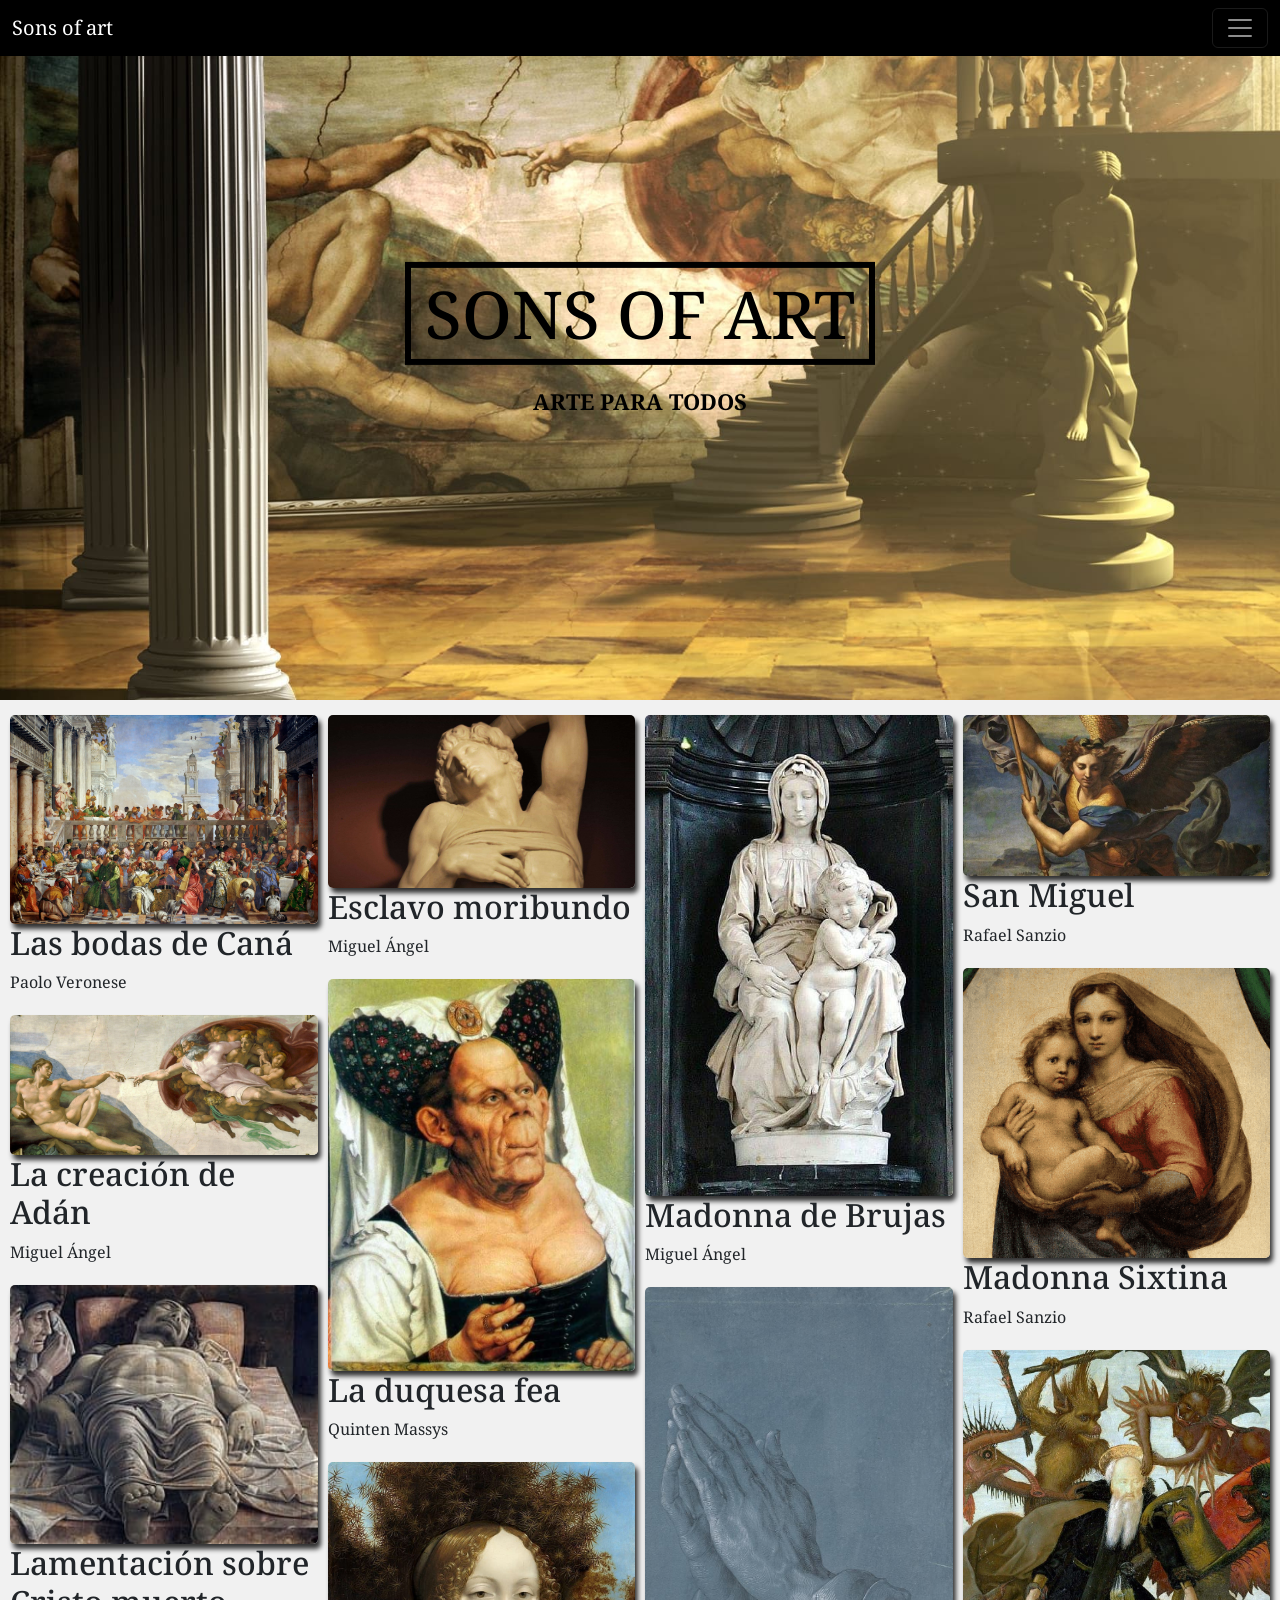
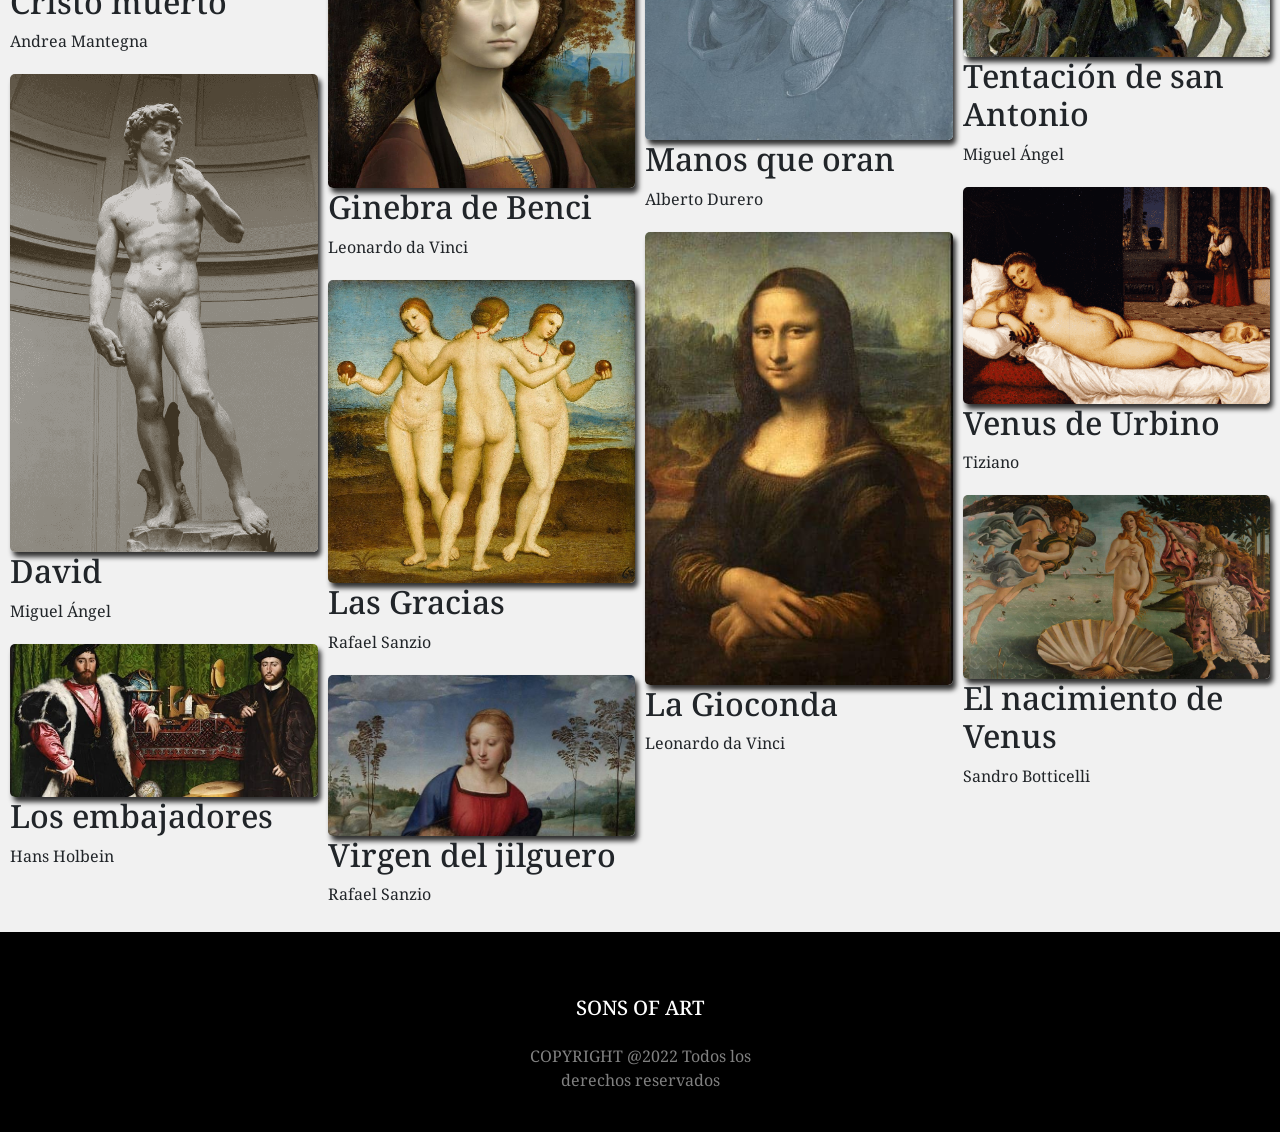
<file: index.html>
<!doctype html>
<html lang="es">
    <head>
        <meta charset="utf-8">
        <meta name="viewport" content="width=device-width, initial-scale=1">
        <meta name=»description» content=»SEO Sons of art es una pequeña galeria de arte virtual enfocada en las obras de arte renacentista y sus mas grandes exponentes, encuentra informacion de tus obras favoritas aqui>
        <title>Sons of art  | galeria de arte digital</title>
        <link rel="shortcut icon" href="media/eye.jpg" type="image/x-icon">
        <link href="https://fonts.googleapis.com/css2?family=Noto+Serif:ital,wght@1,700&display=swap" rel="stylesheet">
        <link href="https://cdn.jsdelivr.net/npm/bootstrap@5.2.1/dist/css/bootstrap.min.css" rel="stylesheet" integrity="sha384-iYQeCzEYFbKjA/T2uDLTpkwGzCiq6soy8tYaI1GyVh/UjpbCx/TYkiZhlZB6+fzT" crossorigin="anonymous">
        <link rel="stylesheet" href="css/style.css">
    </head>
    <body>
        <!-- header -->
        <header>
                <nav class="navbar navbar-dark fixed-top " style="background-color: #000000;">
                <div class="container-fluid">
                    <a class="navbar-brand" href="#">Sons of art</a>
                    <button class="navbar-toggler " type="button" data-bs-toggle="offcanvas" data-bs-target="#offcanvasDarkNavbar" aria-controls="offcanvasDarkNavbar">
                    <span class="navbar-toggler-icon"></span>
                    </button>
                    <div class="offcanvas offcanvas-end text-bg-dark bg-black" tabindex="-1" id="offcanvasDarkNavbar" aria-labelledby="offcanvasDarkNavbarLabel">
                    <div class="offcanvas-header">
                        <h5 class="offcanvas-title" id="offcanvasDarkNavbarLabel">Sons of art</h5>
                        <button type="button" class="btn-close btn-close-white " data-bs-dismiss="offcanvas" aria-label="Close"></button>
                    </div>
                    <div class="offcanvas-body">
                        <ul class="navbar-nav justify-content-end flex-grow-1 pe-3">
                        <li class="nav-item">
                            <a class="nav-link active" aria-current="page" href="index.html">Inicio</a>
                        </li>
                        <li class="nav-item">
                            <a class="nav-link" href="pages/about.html">Sobre nosotros</a>
                        </li>
                        <li class="nav-item">
                            <a class="nav-link" href="pages/best.html">Destacados</a>
                        </li>
                        <li class="nav-item">
                            <a class="nav-link" href="pages/contact.html">Contacto</a>
                        </li>
                        </ul>
                        </div>
                    </div>
                </div>
                </nav>

        </header>
        <!-- main -->
        <main>
            <!-- banner -->
            <div class="banner">
                <div class="titulos">
                    <h1> <span> sons of art </span> </h1>
                    <span class="subtitulo">Arte para todos</span>
                </div>
            </div>

            <!-- galeria -->
            <div class="fila">
                <div class="columna">
                    <img class="galeria" src="media/galeria/bodas.jpg" alt="bodas">
                        <h2>Las bodas de Caná</h2>
                        <p>Paolo Veronese</p>
                    <img class="galeria" src="media/galeria/creacion.jpg" alt="creacion">
                        <h2>La creación de Adán</h2>
                        <p>Miguel Ángel</p>
                    <img class="galeria" src="media/galeria/cristo.jpg" alt="cristo">
                        <h2>Lamentación sobre Cristo muerto</h2>
                        <p>Andrea Mantegna</p>
                    <img class="galeria" src="media/galeria/david.png" alt="david">
                        <h2>David</h2>
                        <p>Miguel Ángel</p>
                    <img class="galeria" src="media/galeria/embajadores.jpg" alt="embajadores">
                        <h2>Los embajadores</h2>
                        <p>Hans Holbein</p>
                </div>
                <div class="columna">
                    <img class="galeria" src="media/galeria/esclavo.jpg" alt="esclavo">
                        <h2>Esclavo moribundo</h2>
                        <p>Miguel Ángel</p>
                    <img class="galeria" src="media/galeria/fea.jpg" alt="fea">
                        <h2>La duquesa fea</h2>
                        <p>Quinten Massys</p>
                    <img class="galeria" src="media/galeria/ginebra.jpg" alt="ginebra">
                        <h2>Ginebra de Benci</h2>
                        <p>Leonardo da Vinci</p>
                    <img class="galeria" src="media/galeria/gracias.jpg" alt="gracias">
                        <h2>Las Gracias</h2>
                        <p>Rafael Sanzio</p>
                    <img class="galeria" src="media/galeria/jilguero.jpg" alt="jilguero">
                        <h2>Virgen del jilguero</h2>
                        <p>Rafael Sanzio</p>
                </div>
                <div class="columna">
                    <img class="galeria" src="media/galeria/madonna.jpg" alt="madonna"> 
                        <h2>Madonna de Brujas</h2>
                        <p>Miguel Ángel</p>
                    <img class="galeria" src="media/galeria/manos.jpg" alt="manos">
                        <h2>Manos que oran</h2>
                        <p>Alberto Durero</p>
                    <img class="galeria" src="media/galeria/monaLisa.jpg" alt="monaLisa">
                        <h2>La Gioconda</h2>
                        <p>Leonardo da Vinci</p>
                </div>
                <div class="columna">
                    <img class="galeria" src="media/galeria/San miguel.jpg" alt="miguel">
                        <h2>San Miguel</h2>
                        <p>Rafael Sanzio</p>
                    <img class="galeria" src="media/galeria/sixtina.png" alt="sixtina">
                        <h2>Madonna Sixtina</h2>
                        <p>Rafael Sanzio</p>
                    <img class="galeria" src="media/galeria/tentacion.jpg" alt="tentacion">
                        <h2>Tentación de san Antonio</h2>
                        <p>Miguel Ángel</p>
                    <img class="galeria" src="media/galeria/urbino.png" alt="urbino">
                        <h2>Venus de Urbino</h2>
                        <p>Tiziano</p>
                    <img class="galeria" src="media/galeria/venus.jpg" alt="venus">
                        <h2>El nacimiento de Venus</h2>
                        <p>Sandro Botticelli</p>
                </div>
            </div>
        </main>
        <!-- footer -->
        <footer class="bg-black text-white pt-5 pb-4 ">
            <div class="container text-center text-md-left">
                
                <div class="row text-center text-md-left">
    
                    <div class="col-md-3 col-lg-3 col-xl-3 mx-auto mt-3">
                        <h5 class="text-uppercase mb-4 font-weight-bold text-white ">SONS OF ART</h5>
                        <p class="text-white-50">COPYRIGHT @2022 Todos los derechos reservados</p>
                    </div>
        
                </div>
            
            </div>
        </footer>



















    <!-- scripts -->
        <script src="https://cdn.jsdelivr.net/npm/bootstrap@5.2.1/dist/js/bootstrap.bundle.min.js" integrity="sha384-u1OknCvxWvY5kfmNBILK2hRnQC3Pr17a+RTT6rIHI7NnikvbZlHgTPOOmMi466C8" crossorigin="anonymous"></script>
        <script src="https://cdn.jsdelivr.net/npm/@popperjs/core@2.11.6/dist/umd/popper.min.js" integrity="sha384-oBqDVmMz9ATKxIep9tiCxS/Z9fNfEXiDAYTujMAeBAsjFuCZSmKbSSUnQlmh/jp3" crossorigin="anonymous"></script>
        <script src="https://cdn.jsdelivr.net/npm/bootstrap@5.2.1/dist/js/bootstrap.min.js" integrity="sha384-7VPbUDkoPSGFnVtYi0QogXtr74QeVeeIs99Qfg5YCF+TidwNdjvaKZX19NZ/e6oz" crossorigin="anonymous"></script>
        <script src="compra.js"></script>
    </body>
</html>
</file>
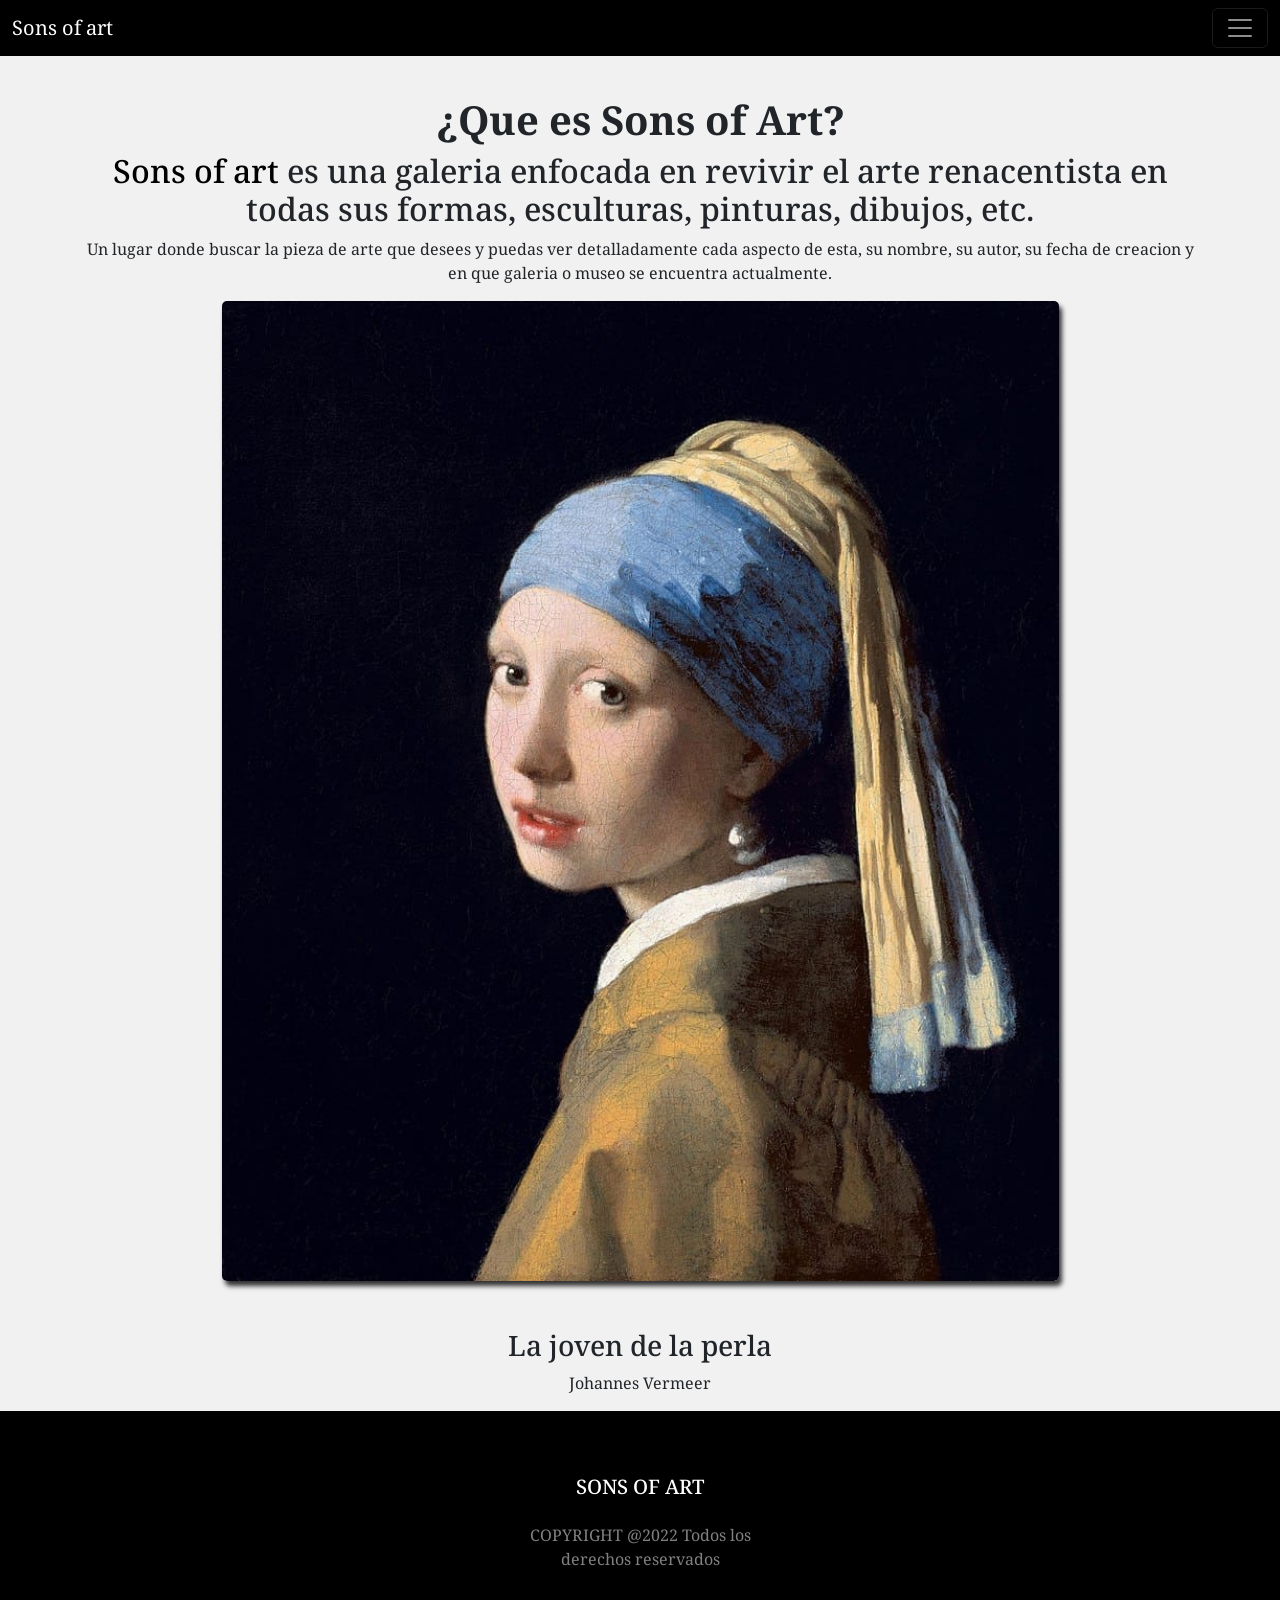
<file: pages/about.html>
<!doctype html>
<html lang="es">
    <head>
        <meta charset="utf-8">
        <meta name="viewport" content="width=device-width, initial-scale=1">
        <meta name=»description» content=»SEO Sons of art es una pequeña galeria de arte virtual enfocada en las obras de arte renacentista y sus mas grandes exponentes, encuentra informacion de tus obras favoritas aqui>
        <title>Sons of art  | galeria de arte digital</title>
        <link rel="shortcut icon" href="../media/eye.jpg" type="image/x-icon">
        <link href="https://fonts.googleapis.com/css2?family=Noto+Serif:ital,wght@1,700&display=swap" rel="stylesheet">
        <link href="https://cdn.jsdelivr.net/npm/bootstrap@5.2.1/dist/css/bootstrap.min.css" rel="stylesheet" integrity="sha384-iYQeCzEYFbKjA/T2uDLTpkwGzCiq6soy8tYaI1GyVh/UjpbCx/TYkiZhlZB6+fzT" crossorigin="anonymous">
        <link rel="stylesheet" href="../css/style.css">
    </head>
    <body>
        <!-- header -->
        <header>
                <nav class="navbar navbar-dark fixed-top " style="background-color: #000000;">
                <div class="container-fluid">
                    <a class="navbar-brand" href="#">Sons of art</a>
                    <button class="navbar-toggler " type="button" data-bs-toggle="offcanvas" data-bs-target="#offcanvasDarkNavbar" aria-controls="offcanvasDarkNavbar">
                    <span class="navbar-toggler-icon"></span>
                    </button>
                    <div class="offcanvas offcanvas-end text-bg-dark bg-black" tabindex="-1" id="offcanvasDarkNavbar" aria-labelledby="offcanvasDarkNavbarLabel">
                    <div class="offcanvas-header">
                        <h5 class="offcanvas-title" id="offcanvasDarkNavbarLabel">Sons of art</h5>
                        <button type="button" class="btn-close btn-close-white " data-bs-dismiss="offcanvas" aria-label="Close"></button>
                    </div>
                    <div class="offcanvas-body">
                        <ul class="navbar-nav justify-content-end flex-grow-1 pe-3">
                        <li class="nav-item">
                            <a class="nav-link active" aria-current="page" href="../index.html">Inicio</a>
                        </li>
                        <li class="nav-item">
                            <a class="nav-link" href="about.html">Sobre nosotros</a>
                        </li>
                        <li class="nav-item">
                            <a class="nav-link" href="best.html">Destacados</a>
                        </li>
                        <li class="nav-item">
                            <a class="nav-link" href="contact.html">Contacto</a>
                        </li>
                        </ul>
                        </div>
                    </div>
                </div>
                </nav>

        </header>
        <!-- main -->
        <main>
            <section class="container w-100 mx-auto text-center pt-5 justify-center">
                <h1 class="fs-1 mb-2 fw-bold pt-5">¿Que es Sons of Art?</h1>
                <h2> <span class="text-black">Sons of art</span> es una galeria enfocada en revivir el arte renacentista en todas sus formas, esculturas, pinturas, dibujos, etc.  </h2>
                <p>Un lugar donde buscar la pieza de arte que desees y puedas ver detalladamente cada aspecto de esta, su nombre, su autor, su fecha de creacion y en que galeria o museo se encuentra actualmente.</p>
                <div>
                <img id="perla" class="w-75 mb-5" src="../media/perla.jpg" alt="perla">
                <h3>La joven de la perla</h3>
                <p>Johannes Vermeer</p>
                </div>
            </section>
        </main>
        <!-- footer -->
        <footer class="bg-black text-white pt-5 pb-4 ">
            <div class="container text-center text-md-left">
                
                <div class="row text-center text-md-left">
    
                    <div class="col-md-3 col-lg-3 col-xl-3 mx-auto mt-3">
                        <h5 class="text-uppercase mb-4 font-weight-bold text-white ">SONS OF ART</h5>
                        <p class="text-white-50">COPYRIGHT @2022 Todos los derechos reservados</p>
                    </div>
        
                </div>
            
            </div>
        </footer>



















    <!-- scripts -->
        <script src="https://cdn.jsdelivr.net/npm/bootstrap@5.2.1/dist/js/bootstrap.bundle.min.js" integrity="sha384-u1OknCvxWvY5kfmNBILK2hRnQC3Pr17a+RTT6rIHI7NnikvbZlHgTPOOmMi466C8" crossorigin="anonymous"></script>
        <script src="https://cdn.jsdelivr.net/npm/@popperjs/core@2.11.6/dist/umd/popper.min.js" integrity="sha384-oBqDVmMz9ATKxIep9tiCxS/Z9fNfEXiDAYTujMAeBAsjFuCZSmKbSSUnQlmh/jp3" crossorigin="anonymous"></script>
        <script src="https://cdn.jsdelivr.net/npm/bootstrap@5.2.1/dist/js/bootstrap.min.js" integrity="sha384-7VPbUDkoPSGFnVtYi0QogXtr74QeVeeIs99Qfg5YCF+TidwNdjvaKZX19NZ/e6oz" crossorigin="anonymous"></script>
    </body>
</html>
</file>
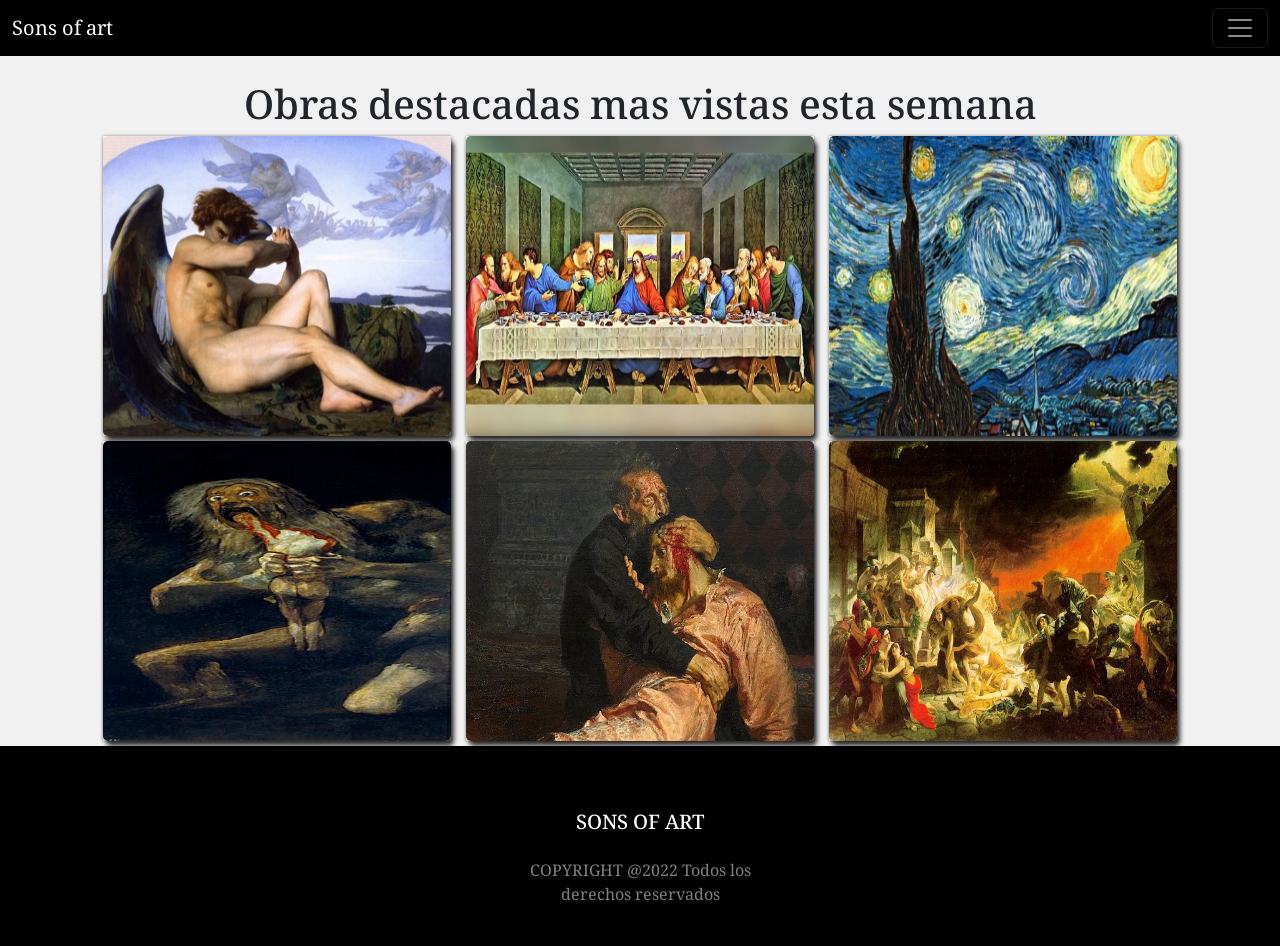
<file: pages/best.html>
<!doctype html>
<html lang="es">
    <head>
        <meta charset="utf-8">
        <meta name="viewport" content="width=device-width, initial-scale=1">
        <meta name=»description» content=»SEO Sons of art es una pequeña galeria de arte virtual enfocada en las obras de arte renacentista y sus mas grandes exponentes, encuentra informacion de tus obras favoritas aqui>
        <title>Sons of art  | galeria de arte digital</title>
        <link rel="shortcut icon" href="../media/eye.jpg" type="image/x-icon">
        <link href="https://fonts.googleapis.com/css2?family=Noto+Serif:ital,wght@1,700&display=swap" rel="stylesheet">
        <link href="https://cdn.jsdelivr.net/npm/bootstrap@5.2.1/dist/css/bootstrap.min.css" rel="stylesheet" integrity="sha384-iYQeCzEYFbKjA/T2uDLTpkwGzCiq6soy8tYaI1GyVh/UjpbCx/TYkiZhlZB6+fzT" crossorigin="anonymous">
        <link rel="stylesheet" href="../css/style.css">
    </head>
    <body>
        <!-- header -->
        <header>
                <nav class="navbar navbar-dark fixed-top " style="background-color: #000000;">
                <div class="container-fluid">
                    <a class="navbar-brand" href="#">Sons of art</a>
                    <button class="navbar-toggler " type="button" data-bs-toggle="offcanvas" data-bs-target="#offcanvasDarkNavbar" aria-controls="offcanvasDarkNavbar">
                    <span class="navbar-toggler-icon"></span>
                    </button>
                    <div class="offcanvas offcanvas-end text-bg-dark bg-black" tabindex="-1" id="offcanvasDarkNavbar" aria-labelledby="offcanvasDarkNavbarLabel">
                    <div class="offcanvas-header">
                        <h5 class="offcanvas-title" id="offcanvasDarkNavbarLabel">Sons of art</h5>
                        <button type="button" class="btn-close btn-close-white " data-bs-dismiss="offcanvas" aria-label="Close"></button>
                    </div>
                    <div class="offcanvas-body">
                        <ul class="navbar-nav justify-content-end flex-grow-1 pe-3">
                        <li class="nav-item">
                            <a class="nav-link active" aria-current="page" href="../index.html">Inicio</a>
                        </li>
                        <li class="nav-item">
                            <a class="nav-link" href="about.html">Sobre nosotros</a>
                        </li>
                        <li class="nav-item">
                            <a class="nav-link" href="best.html">Destacados</a>
                        </li>
                        <li class="nav-item">
                            <a class="nav-link" href="contact.html">Contacto</a>
                        </li>
                        </ul>
                        </div>
                    </div>
                </div>
                </nav>

        </header>
        <!-- main -->
        <main> 
            <div class="destacadas">
                <h1 id="tituloDes">Obras destacadas mas vistas esta semana</h1>
                <div class="contenedorDestacadas">
                    <div class="galeriaDes"><img src="../media/destacadas/lucifer.jpg" alt="lucifer">
                        <div class="overlay">
                            <h2>El ángel caído</h2>
                            <p>Alexandre Cabanel 1847</p>
                        </div>
                    </div>
                    <div class="galeriaDes"><img src="../media/destacadas/cena.jpg" alt="laCena">
                        <div class="overlay">
                            <h2>La última cena</h2>
                            <p>Leonardo da Vinci 1495–1498</p>
                        </div>
                    </div>
                    <div class="galeriaDes"><img src="../media/destacadas/noche.jpg" alt="noche">
                        <div class="overlay">
                            <h2>La noche estrellada</h2>
                            <p>Vincent van Gogh 1889</p>
                        </div>
                    </div>
                    <div class="galeriaDes"><img src="../media/destacadas/saturno.jpg" alt="saturno">
                        <div class="overlay">
                            <h2>Saturno devorando a su hijo</h2>
                            <p>Francisco de Goya 1819–1823</p>
                        </div>
                    </div>
                    <div class="galeriaDes"><img src="../media/destacadas/ivan.jpg" alt="ivan">
                        <div class="overlay">
                            <h2>Iván el Terrible y su hijo</h2>
                            <p>Iliá Repin 1885</p>
                        </div>
                    </div>
                    <div class="galeriaDes"><img src="../media/destacadas/pompeya.jpg" alt="pompeya">
                        <div class="overlay">
                            <h2>El último día de Pompeya</h2>
                            <p>Karl Briulov 1830–1833</p>
                        </div>
                    </div>
                </div>
            </div>
        </main>
        <!-- footer -->
        <footer class="bg-black text-white pt-5 pb-4 ">
            <div class="container text-center text-md-left">
                
                <div class="row text-center text-md-left">
    
                    <div class="col-md-3 col-lg-3 col-xl-3 mx-auto mt-3">
                        <h5 class="text-uppercase mb-4 font-weight-bold text-white ">SONS OF ART</h5>
                        <p class="text-white-50">COPYRIGHT @2022 Todos los derechos reservados</p>
                    </div>
        
                </div>
            
            </div>
        </footer>





    <!-- scripts -->
        <script src="https://cdn.jsdelivr.net/npm/bootstrap@5.2.1/dist/js/bootstrap.bundle.min.js" integrity="sha384-u1OknCvxWvY5kfmNBILK2hRnQC3Pr17a+RTT6rIHI7NnikvbZlHgTPOOmMi466C8" crossorigin="anonymous"></script>
        <script src="https://cdn.jsdelivr.net/npm/@popperjs/core@2.11.6/dist/umd/popper.min.js" integrity="sha384-oBqDVmMz9ATKxIep9tiCxS/Z9fNfEXiDAYTujMAeBAsjFuCZSmKbSSUnQlmh/jp3" crossorigin="anonymous"></script>
        <script src="https://cdn.jsdelivr.net/npm/bootstrap@5.2.1/dist/js/bootstrap.min.js" integrity="sha384-7VPbUDkoPSGFnVtYi0QogXtr74QeVeeIs99Qfg5YCF+TidwNdjvaKZX19NZ/e6oz" crossorigin="anonymous"></script>
    </body>
</html>
</file>
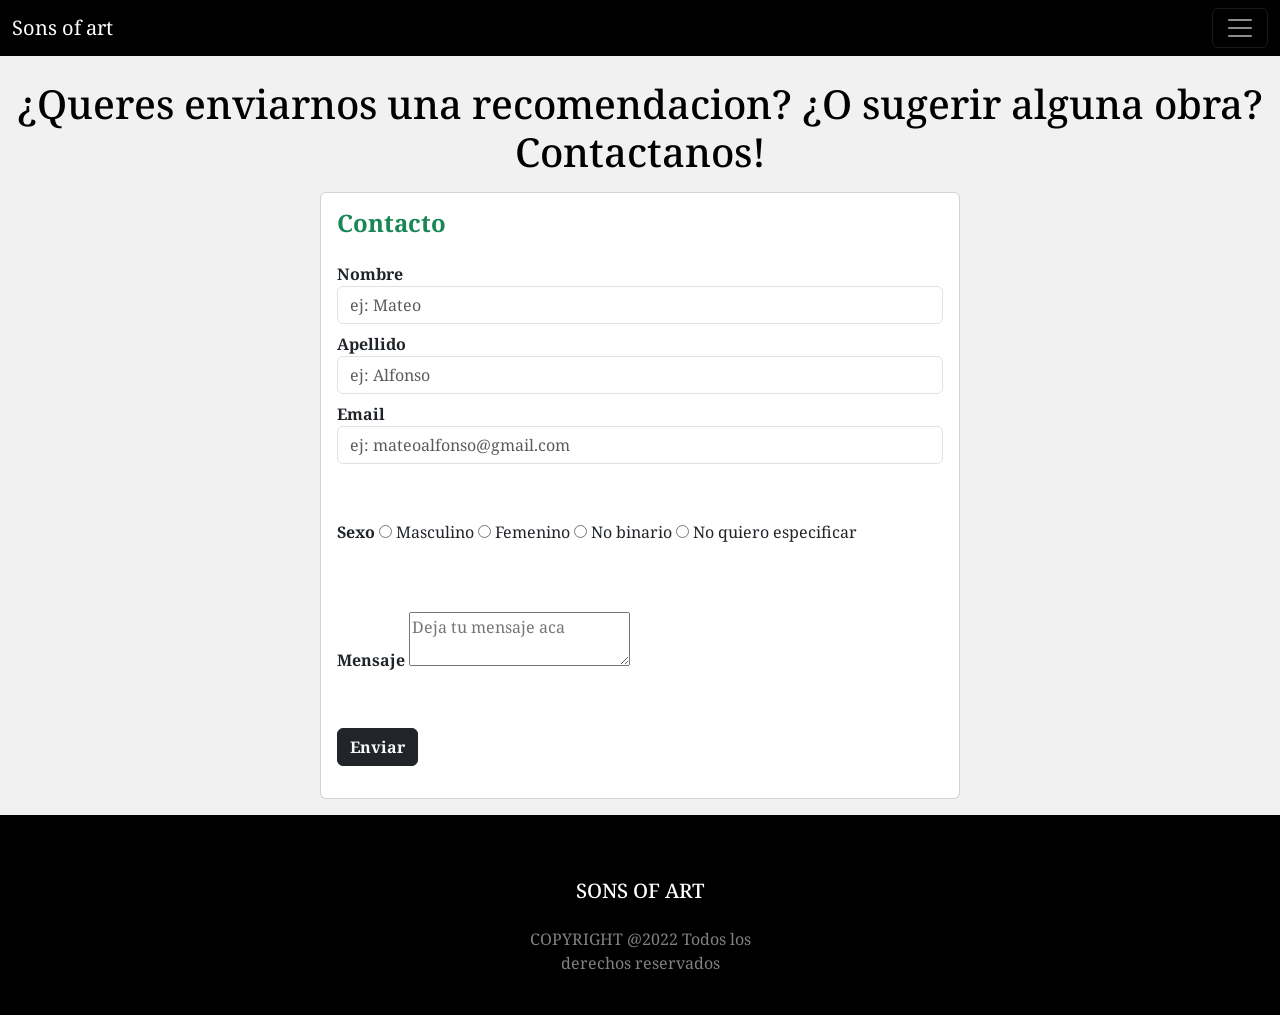
<file: pages/contact.html>
<!doctype html>
<html lang="es">
    <head>
        <meta charset="utf-8">
        <meta name="viewport" content="width=device-width, initial-scale=1">
        <meta name=»description» content=»SEO Sons of art es una pequeña galeria de arte virtual enfocada en las obras de arte renacentista y sus mas grandes exponentes, encuentra informacion de tus obras favoritas aqui>
        <title>Sons of art  | galeria de arte digital</title>
        <link rel="shortcut icon" href="../media/eye.jpg" type="image/x-icon">
        <link href="https://fonts.googleapis.com/css2?family=Noto+Serif:ital,wght@1,700&display=swap" rel="stylesheet">
        <link href="https://cdn.jsdelivr.net/npm/bootstrap@5.2.1/dist/css/bootstrap.min.css" rel="stylesheet" integrity="sha384-iYQeCzEYFbKjA/T2uDLTpkwGzCiq6soy8tYaI1GyVh/UjpbCx/TYkiZhlZB6+fzT" crossorigin="anonymous">
        <link rel="stylesheet" href="../css/style.css">
    </head>
    <body>
        <!-- header -->
        <header>
                <nav class="navbar navbar-dark fixed-top " style="background-color: #000000;">
                <div class="container-fluid">
                    <a class="navbar-brand" href="#">Sons of art</a>
                    <button class="navbar-toggler " type="button" data-bs-toggle="offcanvas" data-bs-target="#offcanvasDarkNavbar" aria-controls="offcanvasDarkNavbar">
                    <span class="navbar-toggler-icon"></span>
                    </button>
                    <div class="offcanvas offcanvas-end text-bg-dark bg-black" tabindex="-1" id="offcanvasDarkNavbar" aria-labelledby="offcanvasDarkNavbarLabel">
                    <div class="offcanvas-header">
                        <h5 class="offcanvas-title" id="offcanvasDarkNavbarLabel">Sons of art</h5>
                        <button type="button" class="btn-close btn-close-white " data-bs-dismiss="offcanvas" aria-label="Close"></button>
                    </div>
                    <div class="offcanvas-body">
                        <ul class="navbar-nav justify-content-end flex-grow-1 pe-3">
                        <li class="nav-item">
                            <a class="nav-link active" aria-current="page" href="../index.html">Inicio</a>
                        </li>
                        <li class="nav-item">
                            <a class="nav-link" href="about.html">Sobre nosotros</a>
                        </li>
                        <li class="nav-item">
                            <a class="nav-link" href="best.html">Destacados</a>
                        </li>
                        <li class="nav-item">
                            <a class="nav-link" href="contact.html">Contacto</a>
                        </li>
                        </ul>
                        </div>
                    </div>
                </div>
                </nav>

        </header>
        <!-- main -->
        <main> 
            <h1 id="tituloContacto">¿Queres enviarnos una recomendacion? ¿O sugerir alguna obra? Contactanos!</h1>
            <section id="formulario" class="d-flex justify-content-center mt-2 pt-2 pb-2 mb-2">
                <div class="card col-sm-6 p-3">
                    <div class="mb-3">
                        <h4 class="text-success  fw-bold">Contacto</h4>
                    </div>
                    <div class="mb-2">
                        <form action="">
                            <div class="mb-2">
                                <label class="fw-bold" for="nombre">Nombre</label>
                                <input class="form-control" type="text" name="nombre" id="nombre" placeholder="ej: Mateo">
                            </div>
        
                            <div class="mb-2">
                                <label class="fw-bold" for="apellido">Apellido</label>
                                <input class="form-control" type="text" name="apellido" id="apellido" placeholder="ej: Alfonso">
                            </div>
        
                            <div class="mb-2">
                                <label class="fw-bold" for="email">Email</label>
                                <input class="form-control" type="text" name="email" id="email" placeholder="ej: mateoalfonso@gmail.com">
                            </div>
        
                            <div class="mb-2 pt-5">
                                <label class="fw-bold" for="sexo">Sexo</label>
                                <input type="radio" name="sexo" id="masculino" value="masculino"> Masculino
                                <input type="radio" name="sexo" id="femenino" value="femenino"> Femenino
                                <input type="radio" name="sexo" id="femenino" value="femenino"> No binario
                                <input type="radio" name="sexo" id="femenino" value="femenino"> No quiero especificar
                            </div>
        
                            <div class="mb-2">
                                <label class="fw-bold pt-5 mt-5 mb-5 mt-5" for="mensaje">Mensaje</label>
                                <textarea name="mensaje" id="mensaje" placeholder="Deja tu mensaje aca"></textarea>
                            </div>
                            <div class="mb-2">
                                <button class="btn btn-dark"> <span class="text-light fw-bold">Enviar</span> </button>
                            </div>
                        </form>
                    </div>
                </div>
        
            </section>
        </main>

        <!-- footer -->
        <footer class="bg-black text-white pt-5 pb-4 d-flex ">
            <div class="container text-center text-md-left">
                
                <div class="row text-center text-md-left">
    
                    <div class="col-md-3 col-lg-3 col-xl-3 mx-auto mt-3">
                        <h5 class="text-uppercase mb-4 font-weight-bold text-white ">SONS OF ART</h5>
                        <p class="text-white-50">COPYRIGHT @2022 Todos los derechos reservados</p>
                    </div>
        
                </div>
            
            </div>
        </footer>





    <!-- scripts -->
        <script src="https://cdn.jsdelivr.net/npm/bootstrap@5.2.1/dist/js/bootstrap.bundle.min.js" integrity="sha384-u1OknCvxWvY5kfmNBILK2hRnQC3Pr17a+RTT6rIHI7NnikvbZlHgTPOOmMi466C8" crossorigin="anonymous"></script>
        <script src="https://cdn.jsdelivr.net/npm/@popperjs/core@2.11.6/dist/umd/popper.min.js" integrity="sha384-oBqDVmMz9ATKxIep9tiCxS/Z9fNfEXiDAYTujMAeBAsjFuCZSmKbSSUnQlmh/jp3" crossorigin="anonymous"></script>
        <script src="https://cdn.jsdelivr.net/npm/bootstrap@5.2.1/dist/js/bootstrap.min.js" integrity="sha384-7VPbUDkoPSGFnVtYi0QogXtr74QeVeeIs99Qfg5YCF+TidwNdjvaKZX19NZ/e6oz" crossorigin="anonymous"></script>
    </body>
</html>
</file>
<file: css/style.css>
* {
  box-sizing: border-box;
}

html, body {
  height: 100%;
  margin: 0;
  padding: 0;
  background: #f1f1f1;
  font-family: "Noto Serif", serif;
}

.banner {
  position: relative;
  background: url(../media/banner.jpg) no-repeat center;
  background-size: cover;
  height: 700px;
  overflow: hidden;
}

.titulos {
  position: absolute;
  top: 50%;
  left: 50%;
  transform: translate(-50%, -50%);
  text-align: center;
  color: black;
  font-weight: 700;
  text-transform: uppercase;
}

.titulos h1 {
  margin: 0;
  font-size: 66px;
}

.titulos h1 span {
  border: 6px solid black;
  padding: 6px 14px;
  display: inline-block;
}

.subtitulo {
  margin: 20px;
  display: block;
  font-size: 22px;
}

img {
  width: 100%;
  box-shadow: 3px 5px 5px rgba(0, 0, 0, 0.8);
  border-radius: 5px;
}

.galeria:hover {
  transform: scale(1.2);
}

#perla:hover {
  transform: none;
}

.fila {
  display: flex;
  padding: 5px;
  flex-wrap: wrap;
}

.columna {
  flex: 25%;
  padding: 5px;
}

.columna img {
  margin-top: 5px;
}

@media (max-width: 600px) {
  .columna {
    flex: 100%;
  }
}
@media (max-width: 800px) {
  .columna {
    flex: 50%;
  }
}
#tituloDes {
  text-align: center;
  padding-top: 5rem;
}

.contenedorDestacadas {
  display: flex;
  width: 85%;
  margin: auto;
  justify-content: space-around;
  flex-wrap: wrap;
  border-radius: 3px;
}

.contenedorDestacadas .galeriaDes {
  width: 32%;
  position: relative;
  height: 300px;
  margin-bottom: 5px;
  box-shadow: 0px 0px 3px 0px rgba(0, 0, 0, 0.425);
}

.galeriaDes img {
  width: 100%;
  height: 100%;
}

.overlay {
  position: absolute;
  bottom: 0;
  left: 0;
  background-color: rgba(255, 255, 255, 0.308);
  width: 100%;
  height: 0;
  transition: 1s;
  overflow: hidden;
}

.overlay h2 {
  color: black;
  font-weight: 300;
  font-size: 30px;
  position: absolute;
  top: 50%;
  left: 30%;
}

.overlay p {
  color: black;
  font-weight: 300;
  font-size: 20px;
  position: absolute;
  top: 70%;
  left: 30%;
}

.galeriaDes:hover .overlay {
  height: 100%;
  cursor: pointer;
}

@media screen and (max-width: 1000px) {
  .contenedorDestacadas {
    width: 95%;
  }
}
@media screen and (max-width: 700px) {
  .contenedorDestacadas {
    width: 90%;
  }
  .contenedorDestacadas .galeriaDes {
    width: 48%;
  }
}
@media screen and (max-width: 450px) {
  .tituloDes {
    font-size: 22px;
  }
  .contenedorDestacadas {
    width: 98%;
  }
  .contenedorDestacadas .galeriaDes {
    width: 80%;
  }
}
#tituloContacto {
  color: black;
  padding-top: 5rem;
  text-align: center;
  display: flex;
  justify-content: center;
}/*# sourceMappingURL=style.css.map */
</file>
